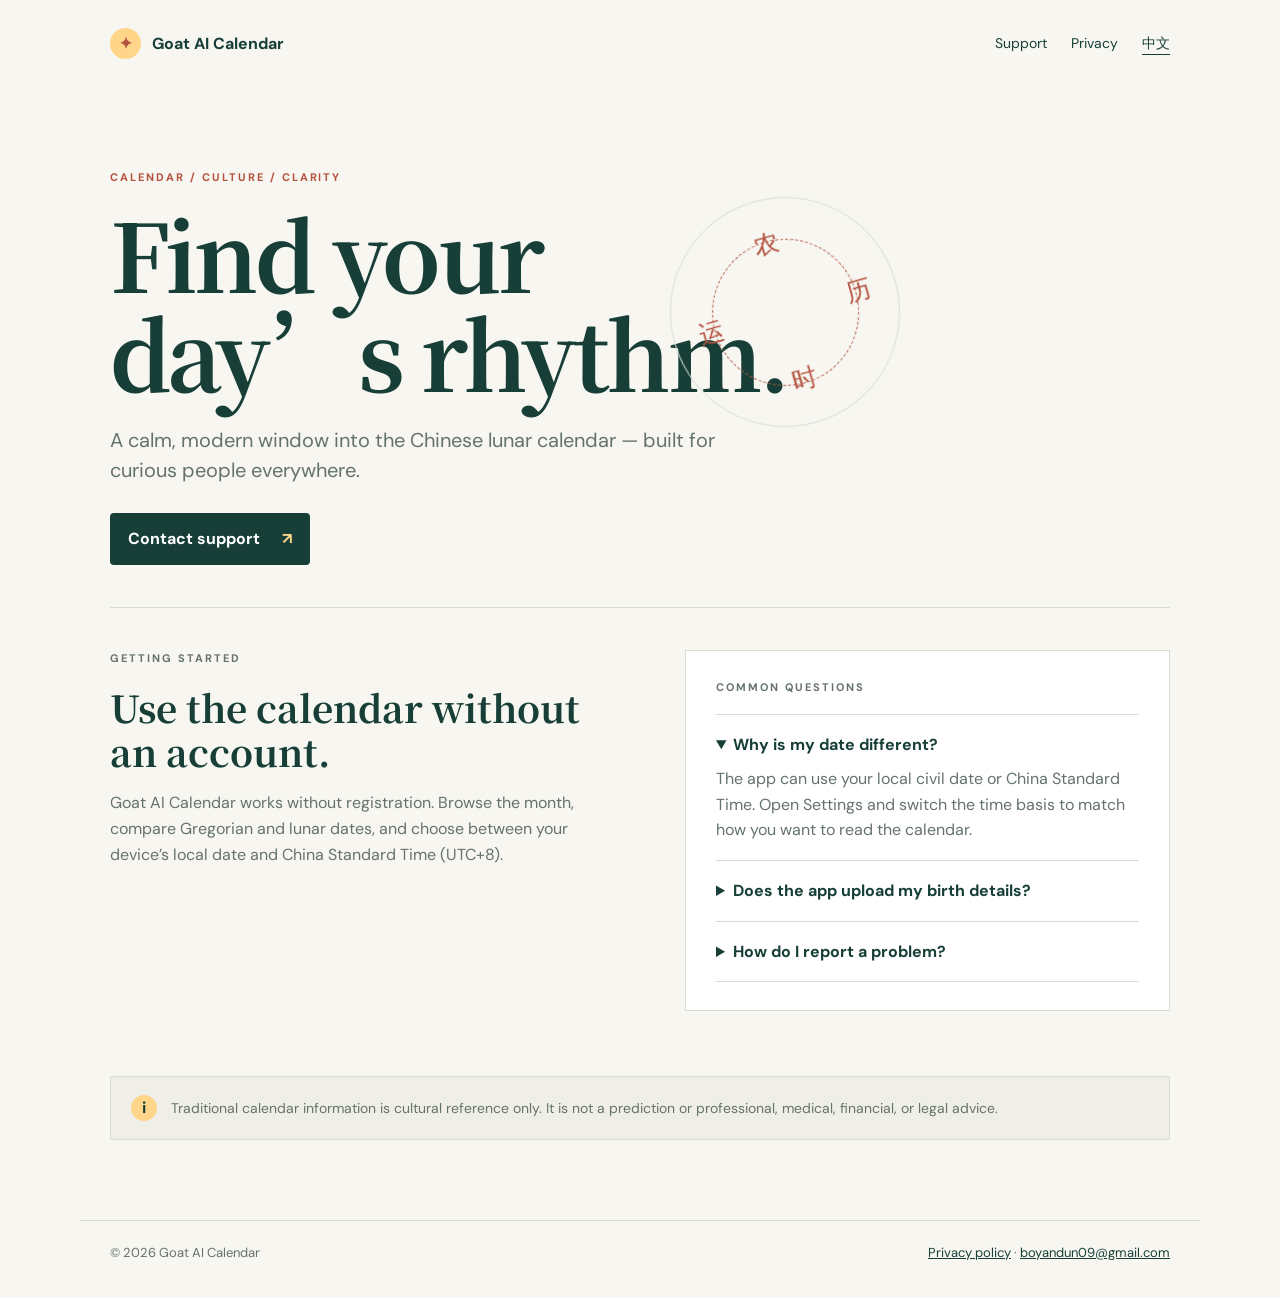
<file: index.html>
<!doctype html>
<html lang="en">
<head>
  <meta charset="utf-8" />
  <meta name="viewport" content="width=device-width, initial-scale=1" />
  <meta name="description" content="Goat AI Calendar support and privacy information." />
  <title>Goat AI Calendar — Support</title>
  <link rel="stylesheet" href="styles.css" />
</head>
<body>
  <header class="topbar"><a class="brand" href="index.html"><span class="mark">✦</span><span>Goat AI Calendar</span></a><nav><a href="#support">Support</a><a href="privacy.html">Privacy</a><a class="lang" href="zh.html">中文</a></nav></header>
  <main>
    <section class="hero"><p class="eyebrow">CALENDAR / CULTURE / CLARITY</p><h1>Find your day’s rhythm.</h1><p class="lede">A calm, modern window into the Chinese lunar calendar — built for curious people everywhere.</p><a class="button" href="mailto:boyandun09@gmail.com">Contact support <span>↗</span></a><div class="orbit" aria-hidden="true"><span>农</span><span>历</span><span>时</span><span>运</span></div></section>
    <section id="support" class="grid"><article><p class="eyebrow">GETTING STARTED</p><h2>Use the calendar without an account.</h2><p>Goat AI Calendar works without registration. Browse the month, compare Gregorian and lunar dates, and choose between your device’s local date and China Standard Time (UTC+8).</p></article><article class="card"><p class="eyebrow">COMMON QUESTIONS</p><details open><summary>Why is my date different?</summary><p>The app can use your local civil date or China Standard Time. Open Settings and switch the time basis to match how you want to read the calendar.</p></details><details><summary>Does the app upload my birth details?</summary><p>No. In the current version, optional birth details stay on your device and are not sent to a server.</p></details><details><summary>How do I report a problem?</summary><p>Email us with your device model, iOS version, app version, and a short description. Please do not include passwords or sensitive information.</p></details></article></section>
    <section class="notice"><span class="notice-icon">i</span><p>Traditional calendar information is cultural reference only. It is not a prediction or professional, medical, financial, or legal advice.</p></section>
  </main>
  <footer><span>© 2026 Goat AI Calendar</span><span><a href="privacy.html">Privacy policy</a> · <a href="mailto:boyandun09@gmail.com">boyandun09@gmail.com</a></span></footer>
</body></html>
</file>
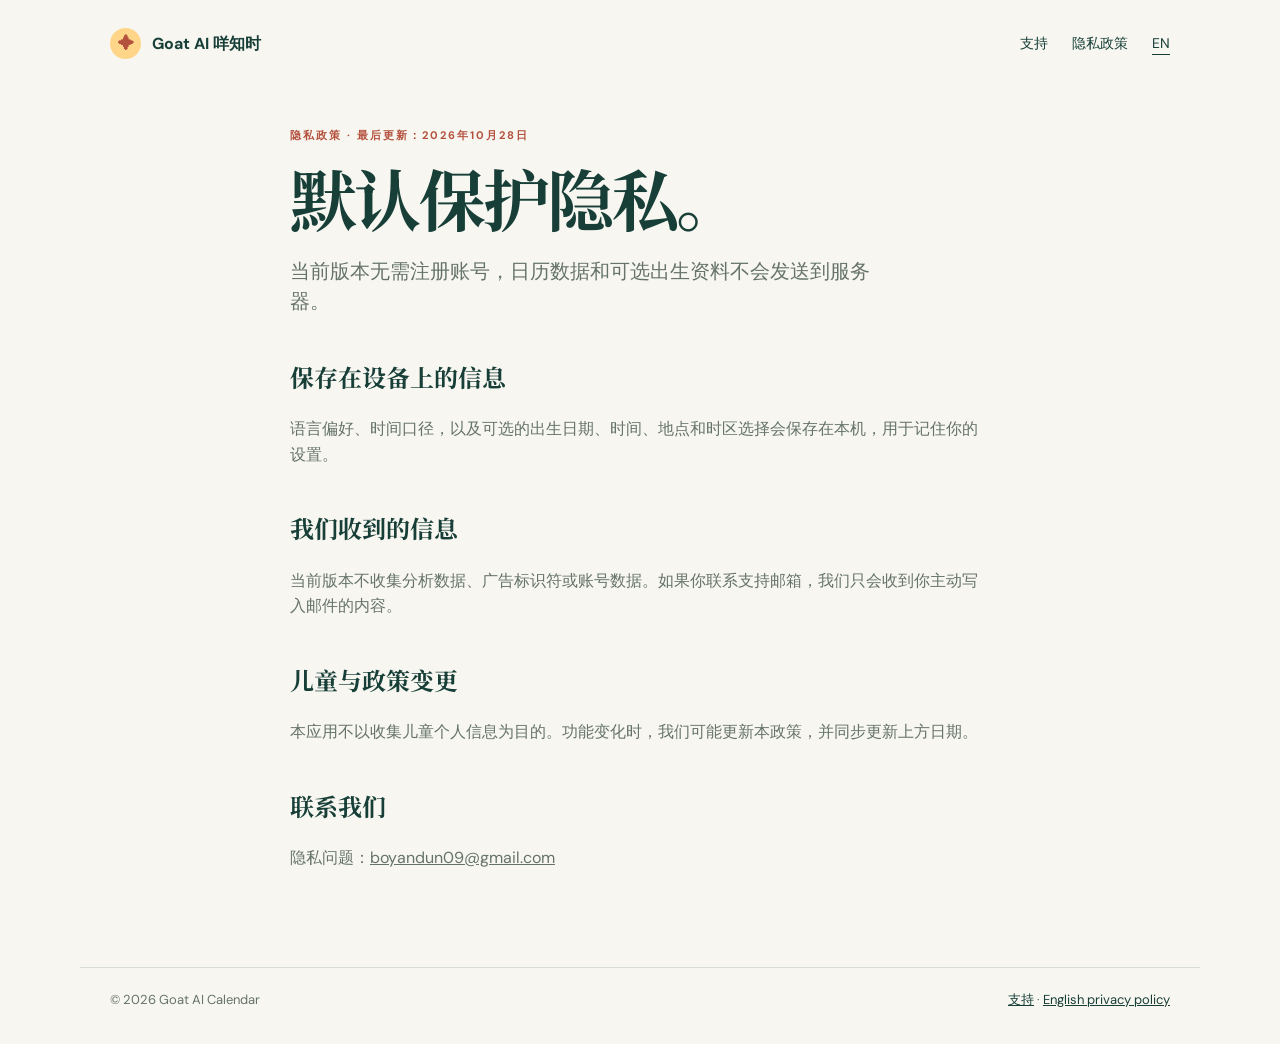
<file: privacy-zh.html>
<!doctype html><html lang="zh-CN"><head><meta charset="utf-8"/><meta name="viewport" content="width=device-width,initial-scale=1"/><title>Goat AI 咩知时 — 隐私政策</title><link rel="stylesheet" href="styles.css"/></head><body><header class="topbar"><a class="brand" href="zh.html"><span class="mark">✦</span><span>Goat AI 咩知时</span></a><nav><a href="zh.html">支持</a><a href="privacy-zh.html">隐私政策</a><a class="lang" href="privacy.html">EN</a></nav></header><main class="legal"><p class="eyebrow">隐私政策 · 最后更新：2026年10月28日</p><h1>默认保护隐私。</h1><p class="lede">当前版本无需注册账号，日历数据和可选出生资料不会发送到服务器。</p><h2>保存在设备上的信息</h2><p>语言偏好、时间口径，以及可选的出生日期、时间、地点和时区选择会保存在本机，用于记住你的设置。</p><h2>我们收到的信息</h2><p>当前版本不收集分析数据、广告标识符或账号数据。如果你联系支持邮箱，我们只会收到你主动写入邮件的内容。</p><h2>儿童与政策变更</h2><p>本应用不以收集儿童个人信息为目的。功能变化时，我们可能更新本政策，并同步更新上方日期。</p><h2>联系我们</h2><p>隐私问题：<a href="mailto:boyandun09@gmail.com">boyandun09@gmail.com</a></p></main><footer><span>© 2026 Goat AI Calendar</span><span><a href="zh.html">支持</a> · <a href="privacy.html">English privacy policy</a></span></footer></body></html>
</file>
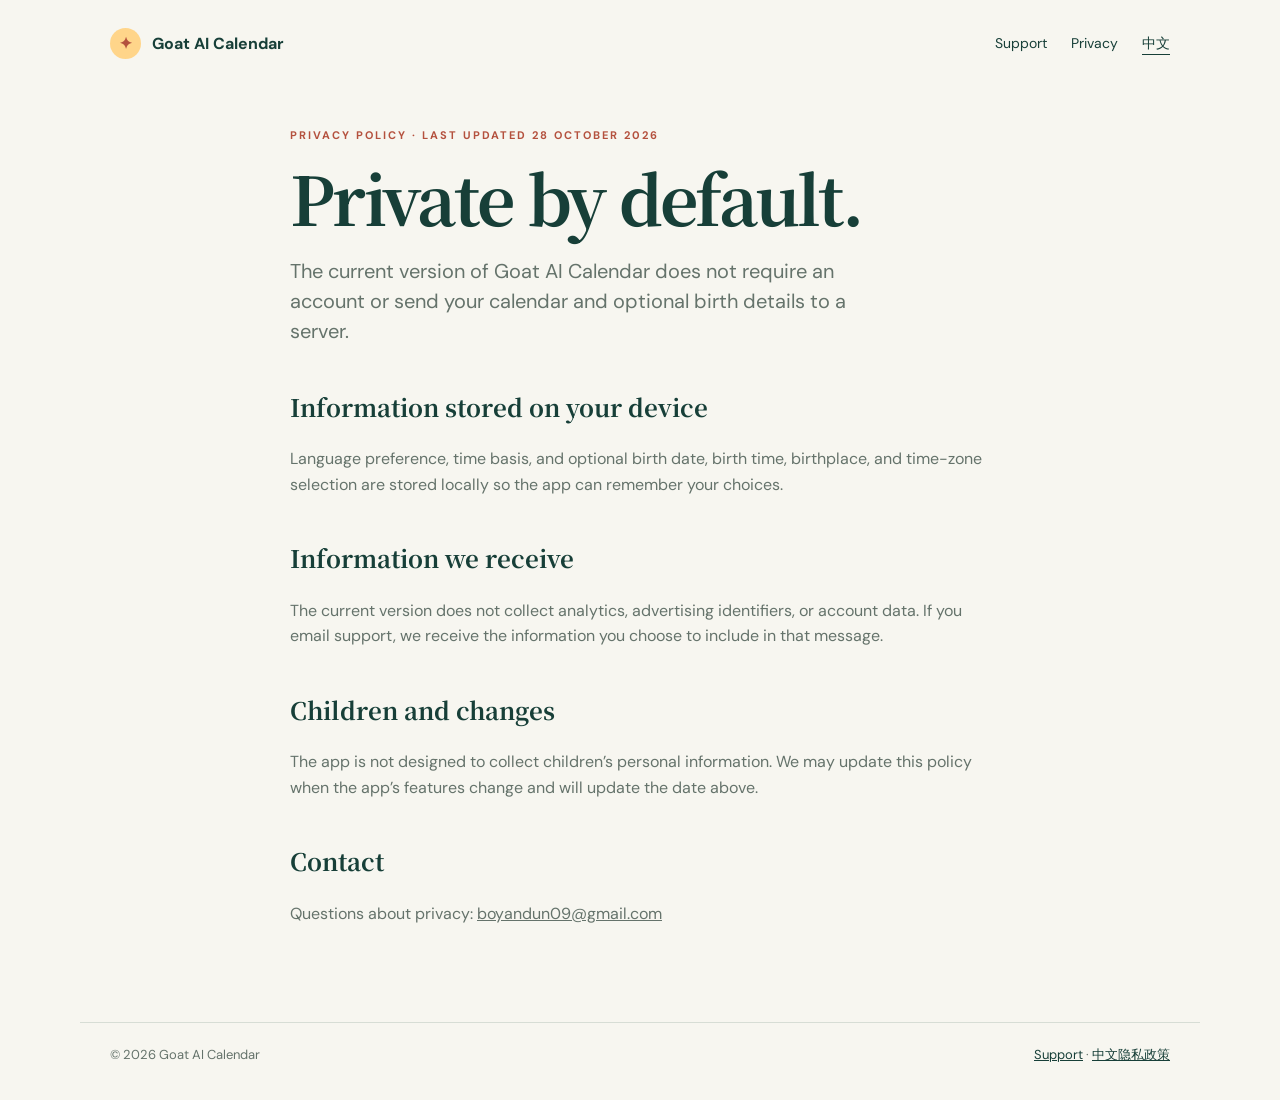
<file: privacy.html>
<!doctype html><html lang="en"><head><meta charset="utf-8"/><meta name="viewport" content="width=device-width,initial-scale=1"/><title>Goat AI Calendar — Privacy</title><link rel="stylesheet" href="styles.css"/></head><body><header class="topbar"><a class="brand" href="index.html"><span class="mark">✦</span><span>Goat AI Calendar</span></a><nav><a href="index.html">Support</a><a href="privacy.html">Privacy</a><a class="lang" href="privacy-zh.html">中文</a></nav></header><main class="legal"><p class="eyebrow">PRIVACY POLICY · LAST UPDATED 28 OCTOBER 2026</p><h1>Private by default.</h1><p class="lede">The current version of Goat AI Calendar does not require an account or send your calendar and optional birth details to a server.</p><h2>Information stored on your device</h2><p>Language preference, time basis, and optional birth date, birth time, birthplace, and time-zone selection are stored locally so the app can remember your choices.</p><h2>Information we receive</h2><p>The current version does not collect analytics, advertising identifiers, or account data. If you email support, we receive the information you choose to include in that message.</p><h2>Children and changes</h2><p>The app is not designed to collect children’s personal information. We may update this policy when the app’s features change and will update the date above.</p><h2>Contact</h2><p>Questions about privacy: <a href="mailto:boyandun09@gmail.com">boyandun09@gmail.com</a></p></main><footer><span>© 2026 Goat AI Calendar</span><span><a href="index.html">Support</a> · <a href="privacy-zh.html">中文隐私政策</a></span></footer></body></html>
</file>
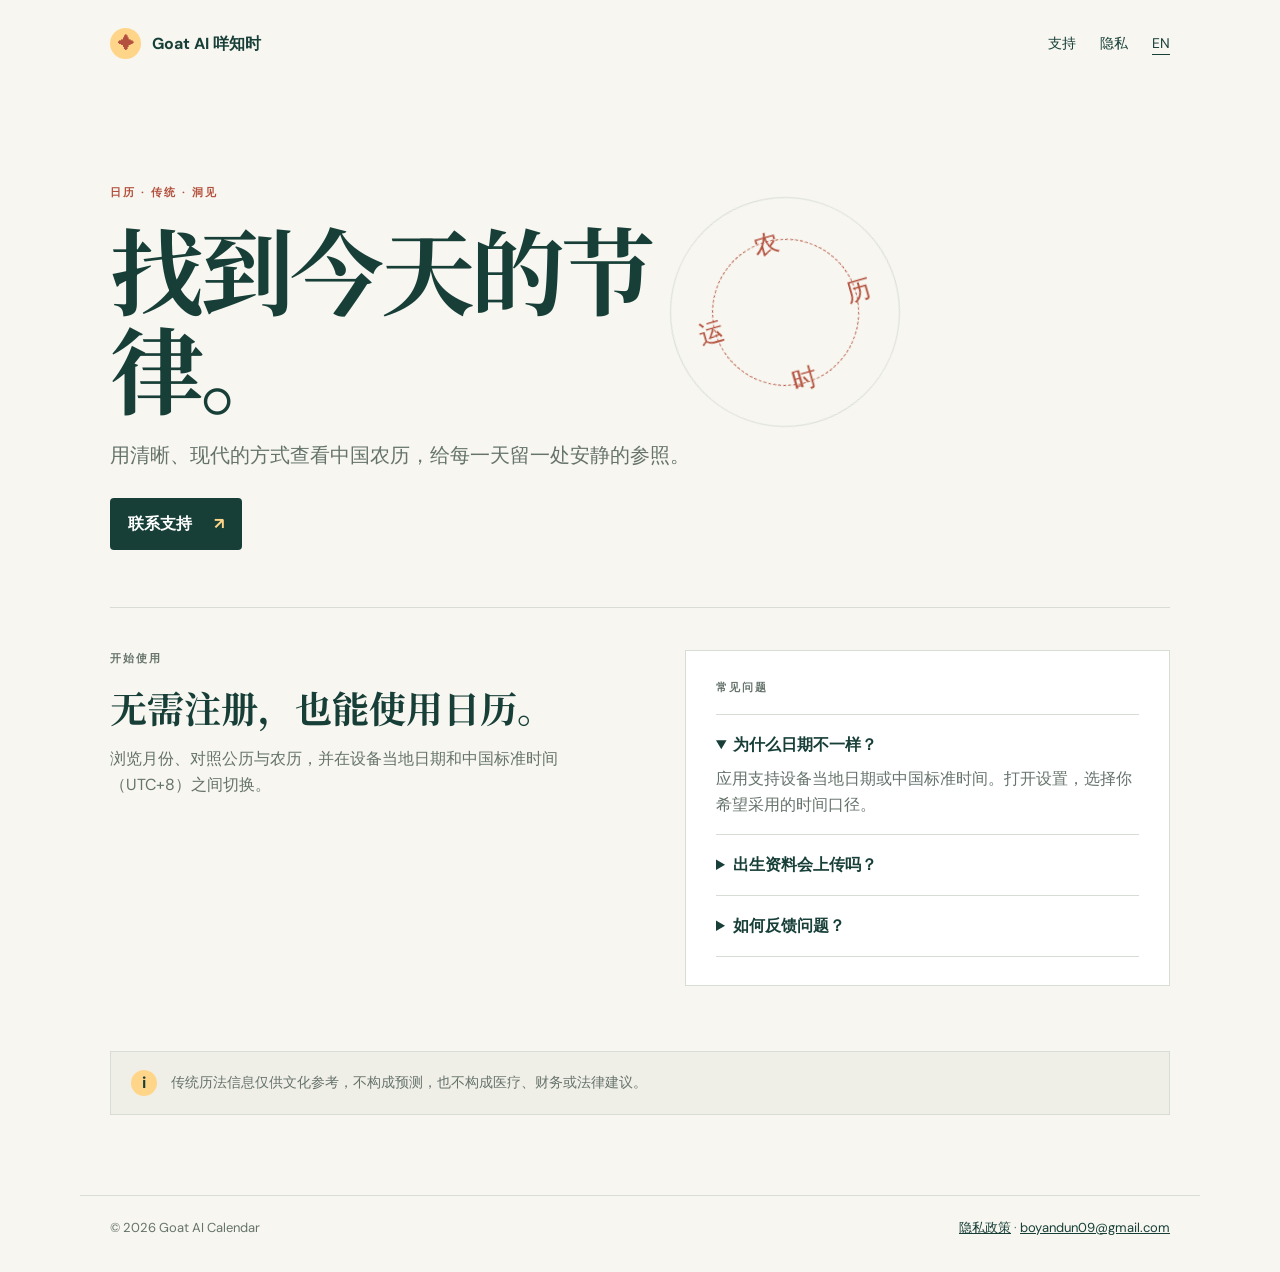
<file: zh.html>
<!doctype html><html lang="zh-CN"><head><meta charset="utf-8"/><meta name="viewport" content="width=device-width,initial-scale=1"/><meta name="description" content="Goat AI Calendar 支持与隐私信息。"/><title>Goat AI 咩知时 — 支持</title><link rel="stylesheet" href="styles.css"/></head><body><header class="topbar"><a class="brand" href="zh.html"><span class="mark">✦</span><span>Goat AI 咩知时</span></a><nav><a href="#support">支持</a><a href="privacy-zh.html">隐私</a><a class="lang" href="index.html">EN</a></nav></header><main><section class="hero"><p class="eyebrow">日历 · 传统 · 洞见</p><h1>找到今天的节律。</h1><p class="lede">用清晰、现代的方式查看中国农历，给每一天留一处安静的参照。</p><a class="button" href="mailto:boyandun09@gmail.com">联系支持 <span>↗</span></a><div class="orbit" aria-hidden="true"><span>农</span><span>历</span><span>时</span><span>运</span></div></section><section id="support" class="grid"><article><p class="eyebrow">开始使用</p><h2>无需注册，也能使用日历。</h2><p>浏览月份、对照公历与农历，并在设备当地日期和中国标准时间（UTC+8）之间切换。</p></article><article class="card"><p class="eyebrow">常见问题</p><details open><summary>为什么日期不一样？</summary><p>应用支持设备当地日期或中国标准时间。打开设置，选择你希望采用的时间口径。</p></details><details><summary>出生资料会上传吗？</summary><p>不会。当前版本中，填写的出生资料仅保存在本机，不会发送到服务器。</p></details><details><summary>如何反馈问题？</summary><p>请通过邮箱提供设备型号、系统版本、应用版本和问题描述。请勿发送密码或敏感资料。</p></details></article></section><section class="notice"><span class="notice-icon">i</span><p>传统历法信息仅供文化参考，不构成预测，也不构成医疗、财务或法律建议。</p></section></main><footer><span>© 2026 Goat AI Calendar</span><span><a href="privacy-zh.html">隐私政策</a> · <a href="mailto:boyandun09@gmail.com">boyandun09@gmail.com</a></span></footer></body></html>
</file>
<file: styles.css>
@import url('https://fonts.googleapis.com/css2?family=DM+Sans:wght@400;500;700&family=Noto+Serif+SC:wght@500;700&display=swap');
:root{--ink:#173f38;--muted:#65736b;--paper:#f7f6f0;--sun:#ffd58a;--coral:#b4513e;--line:#d7ddd5}*{box-sizing:border-box}body{margin:0;background:var(--paper);color:var(--ink);font-family:'DM Sans','Noto Sans',sans-serif;line-height:1.6}a{color:inherit}.topbar{max-width:1120px;margin:auto;padding:28px 30px;display:flex;justify-content:space-between;align-items:center}.brand{font-weight:700;text-decoration:none;display:flex;gap:11px;align-items:center}.mark{display:grid;place-items:center;background:var(--sun);width:31px;height:31px;border-radius:50%;color:var(--coral)}nav{display:flex;gap:24px;align-items:center;font-size:14px}nav a{text-decoration:none}.lang{border-bottom:1px solid var(--ink)}main{max-width:1120px;margin:auto;padding:40px 30px 80px}.hero{min-height:480px;position:relative;display:flex;flex-direction:column;justify-content:center;max-width:790px}.eyebrow{font-size:11px;letter-spacing:.18em;font-weight:700;color:var(--coral);margin:0 0 17px}.hero h1,.legal h1{font-family:'Noto Serif SC',Georgia,serif;font-size:clamp(48px,8vw,94px);line-height:1.05;letter-spacing:-.04em;margin:0 0 24px;max-width:720px}.lede{font-size:20px;line-height:1.5;color:var(--muted);max-width:610px;margin:0 0 28px}.button{background:var(--ink);color:#fff;text-decoration:none;padding:13px 18px;width:max-content;border-radius:4px;font-weight:700}.button span{color:var(--sun);margin-left:18px}.orbit{position:absolute;right:0;top:70px;width:230px;height:230px;border:1px solid var(--line);border-radius:50%;display:grid;place-items:center;color:var(--coral);font-family:serif;font-size:25px;transform:rotate(-16deg)}.orbit:before{content:'';position:absolute;width:145px;height:145px;border:1px dashed var(--coral);border-radius:50%}.orbit span{position:absolute}.orbit span:nth-child(1){top:24px}.orbit span:nth-child(2){right:25px}.orbit span:nth-child(3){bottom:24px}.orbit span:nth-child(4){left:25px}.grid{border-top:1px solid var(--line);padding-top:42px;display:grid;grid-template-columns:1fr 1fr;gap:90px}.grid h2{font-family:'Noto Serif SC',Georgia,serif;font-size:37px;line-height:1.2;margin:0 0 17px}.grid p{color:var(--muted)}.card{background:#fff;padding:28px 30px;border:1px solid var(--line)}details{border-top:1px solid var(--line);padding:17px 0}details:last-child{border-bottom:1px solid var(--line)}summary{cursor:pointer;font-weight:700}details p{margin:9px 0 0}.notice{margin-top:65px;border:1px solid var(--line);padding:18px 20px;display:flex;gap:14px;align-items:center;background:#f0efe7}.notice p{margin:0;color:var(--muted);font-size:14px}.notice-icon{background:var(--sun);border-radius:50%;width:26px;height:26px;display:grid;place-items:center;font-weight:700}.legal{max-width:760px}.legal h1{font-size:67px}.legal h2{font-family:'Noto Serif SC',Georgia,serif;margin-top:42px}.legal p:not(.eyebrow){color:var(--muted)}footer{max-width:1120px;margin:auto;border-top:1px solid var(--line);padding:22px 30px 34px;display:flex;justify-content:space-between;font-size:13px;color:var(--muted)}footer a{color:var(--ink)}@media(max-width:700px){.topbar{padding:21px 20px}nav{gap:12px;font-size:12px}main{padding:30px 20px 55px}.hero{min-height:560px}.hero h1{font-size:52px}.lede{font-size:17px}.orbit{width:155px;height:155px;right:5px;top:275px;font-size:18px}.orbit:before{width:99px;height:99px}.orbit span:nth-child(1){top:14px}.orbit span:nth-child(2){right:14px}.orbit span:nth-child(3){bottom:14px}.orbit span:nth-child(4){left:14px}.grid{grid-template-columns:1fr;gap:34px}.grid h2{font-size:31px}.legal h1{font-size:50px}footer{padding:20px;display:block}footer span{display:block;margin:5px 0}}
@media(prefers-reduced-motion:no-preference){.hero h1{animation:rise .7s ease both}.hero .lede{animation:rise .7s .08s ease both}.button{animation:rise .7s .16s ease both}@keyframes rise{from{opacity:0;transform:translateY(12px)}to{opacity:1;transform:none}}}
</file>
